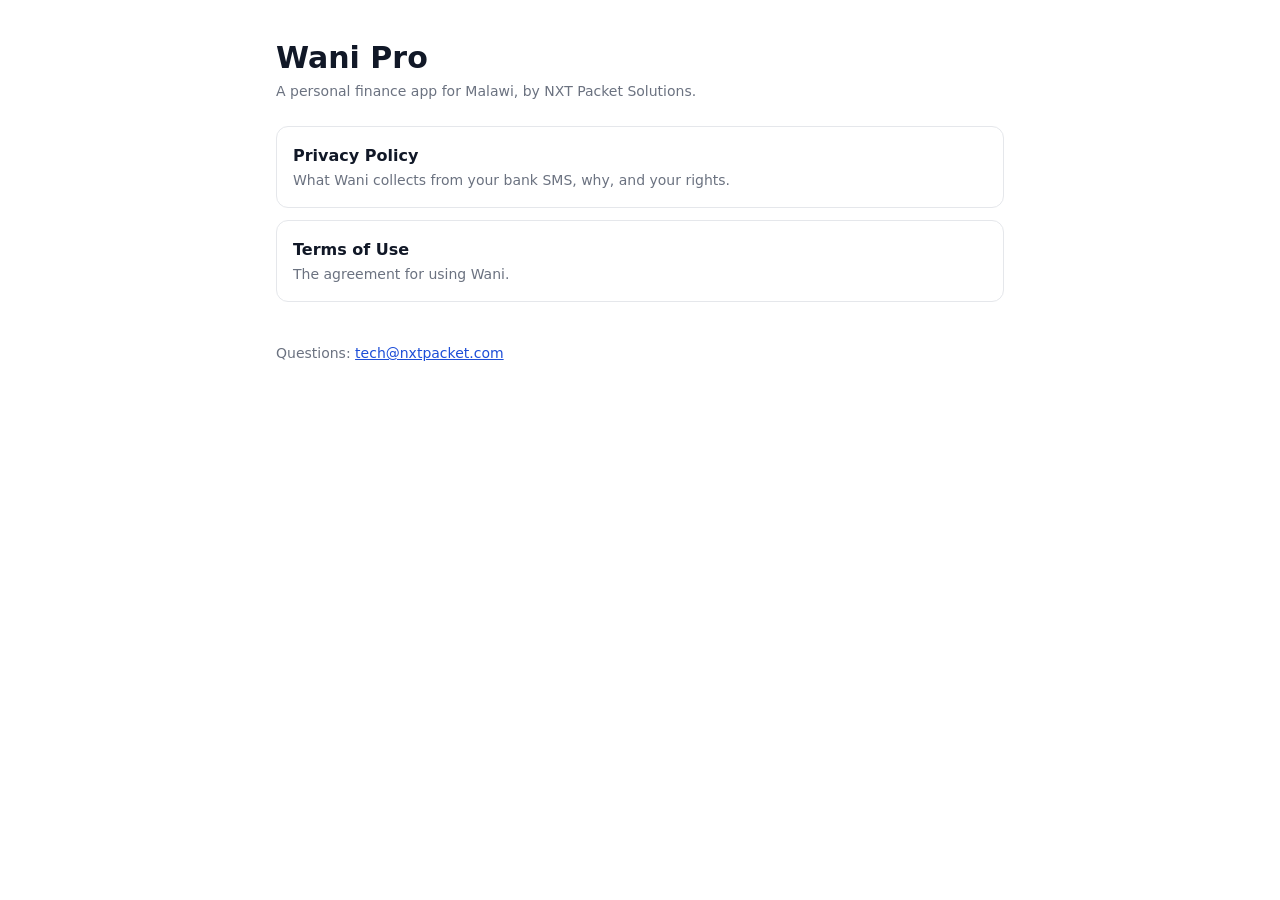
<file: wani-ai/index.html>
<!doctype html>
<html lang="en">
<head>
<meta charset="utf-8">
<meta name="viewport" content="width=device-width, initial-scale=1">
<title>Wani Pro Legal</title>
<meta name="description" content="Privacy Policy and Terms of Use for Wani Pro by NXT Packet Solutions.">
<link rel="stylesheet" href="style.css">
</head>
<body>
<main>
<h1>Wani Pro</h1>
<p class="updated">A personal finance app for Malawi, by NXT Packet Solutions.</p>
<div class="cards">
<a href="privacy.html"><strong>Privacy Policy</strong><span>What Wani collects from your bank SMS, why, and your rights.</span></a>
<a href="terms.html"><strong>Terms of Use</strong><span>The agreement for using Wani.</span></a>
</div>
<p class="foot">Questions: <a href="mailto:tech@nxtpacket.com">tech@nxtpacket.com</a></p>
</main>
</body>
</html>
</file>
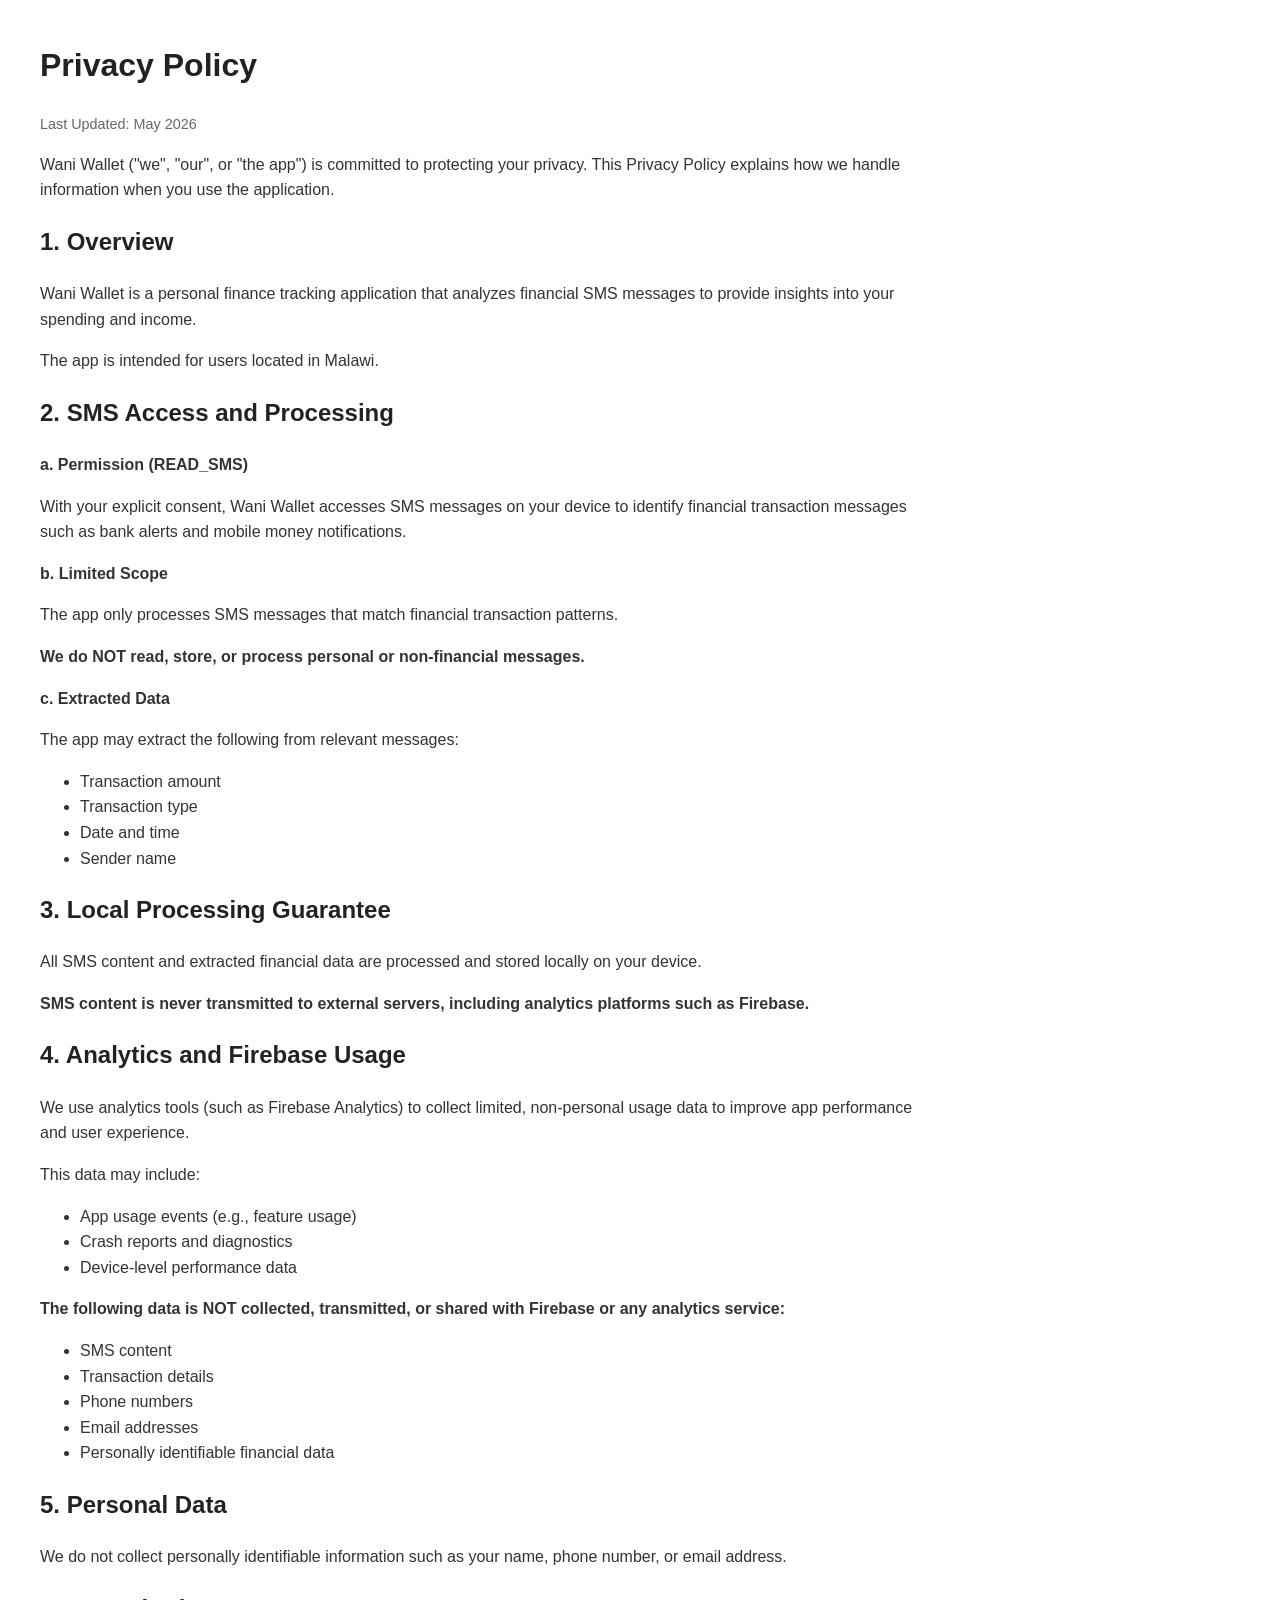
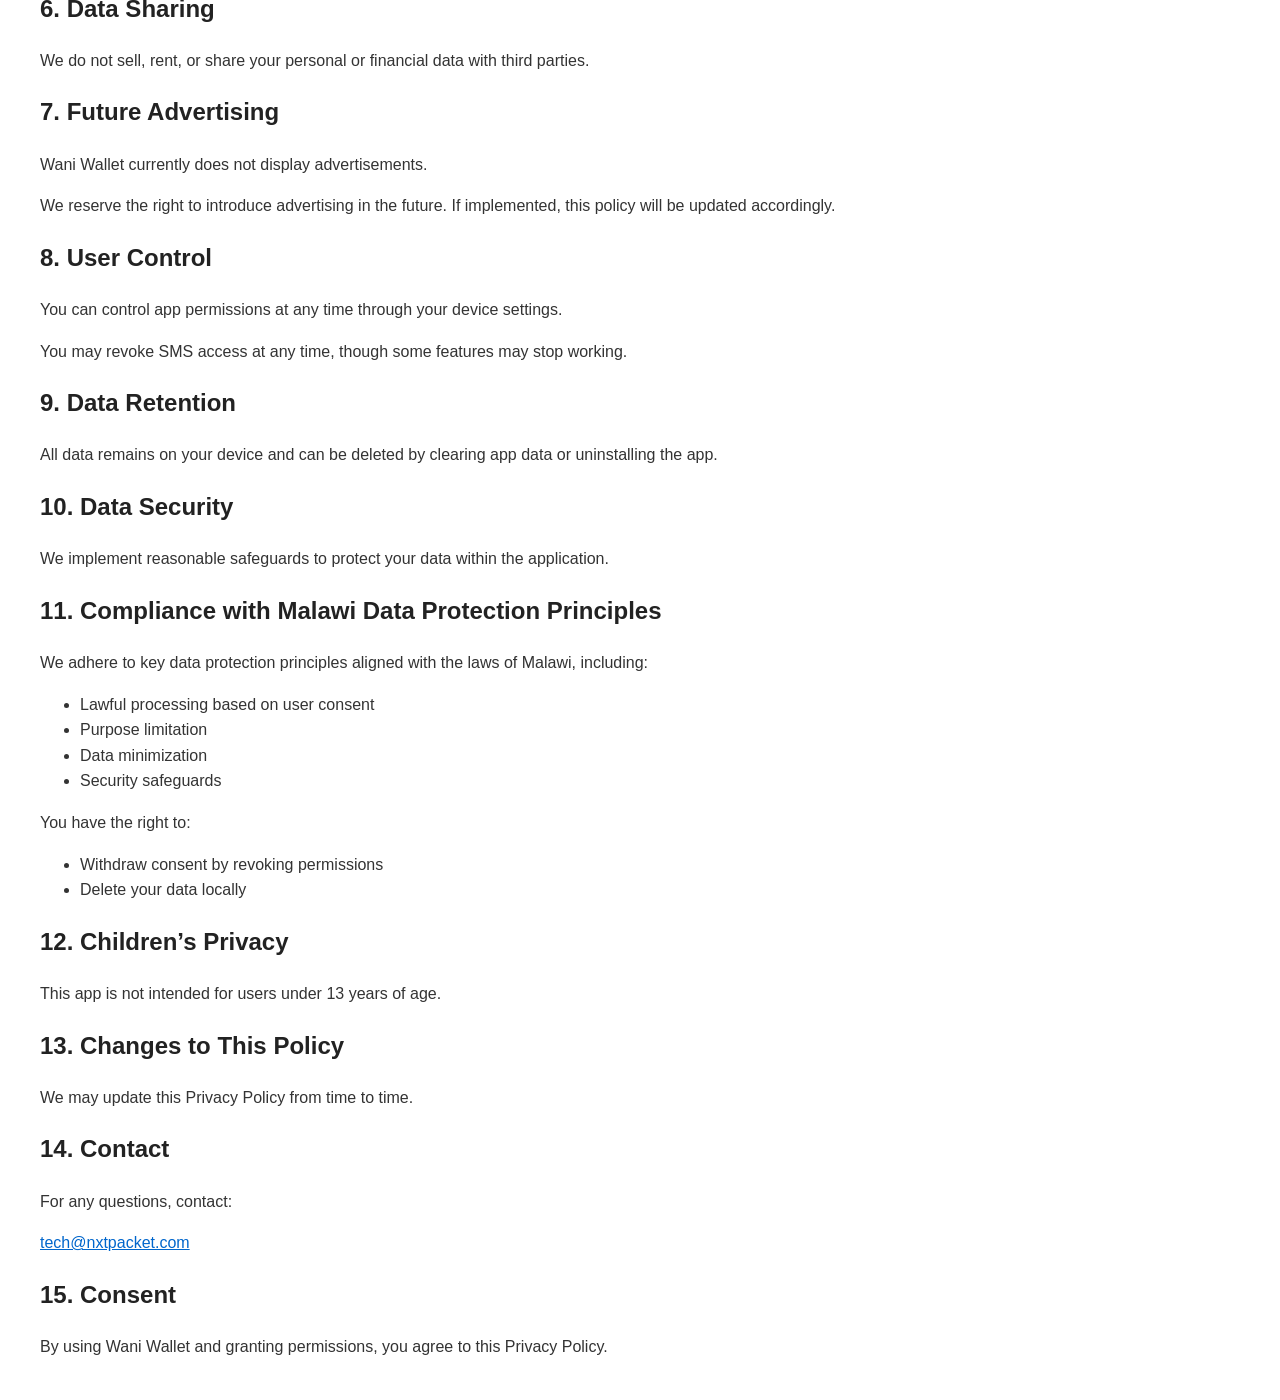
<file: privacy_policy.html>
<!DOCTYPE html>
<html lang="en">
<head>
    <meta charset="UTF-8">
    <meta name="viewport" content="width=device-width, initial-scale=1.0">
    <title>Wani Wallet - Privacy Policy</title>
    <style>
        body {
            font-family: Arial, sans-serif;
            line-height: 1.6;
            margin: 40px;
            max-width: 900px;
            color: #333;
        }
        h1, h2 {
            color: #222;
        }
        a {
            color: #0066cc;
        }
        .updated {
            font-size: 0.9em;
            color: #666;
        }
    </style>
</head>
<body>

<h1>Privacy Policy</h1>
<p class="updated">Last Updated: May 2026</p>

<p>Wani Wallet ("we", "our", or "the app") is committed to protecting your privacy. This Privacy Policy explains how we handle information when you use the application.</p>

<h2>1. Overview</h2>
<p>Wani Wallet is a personal finance tracking application that analyzes financial SMS messages to provide insights into your spending and income.</p>
<p>The app is intended for users located in Malawi.</p>

<h2>2. SMS Access and Processing</h2>

<p><strong>a. Permission (READ_SMS)</strong></p>
<p>With your explicit consent, Wani Wallet accesses SMS messages on your device to identify financial transaction messages such as bank alerts and mobile money notifications.</p>

<p><strong>b. Limited Scope</strong></p>
<p>The app only processes SMS messages that match financial transaction patterns.</p>
<p><strong>We do NOT read, store, or process personal or non-financial messages.</strong></p>

<p><strong>c. Extracted Data</strong></p>
<p>The app may extract the following from relevant messages:</p>
<ul>
    <li>Transaction amount</li>
    <li>Transaction type</li>
    <li>Date and time</li>
    <li>Sender name</li>
</ul>

<h2>3. Local Processing Guarantee</h2>
<p>All SMS content and extracted financial data are processed and stored locally on your device.</p>

<p><strong>SMS content is never transmitted to external servers, including analytics platforms such as Firebase.</strong></p>

<h2>4. Analytics and Firebase Usage</h2>
<p>We use analytics tools (such as Firebase Analytics) to collect limited, non-personal usage data to improve app performance and user experience.</p>

<p>This data may include:</p>
<ul>
    <li>App usage events (e.g., feature usage)</li>
    <li>Crash reports and diagnostics</li>
    <li>Device-level performance data</li>
</ul>

<p><strong>The following data is NOT collected, transmitted, or shared with Firebase or any analytics service:</strong></p>
<ul>
    <li>SMS content</li>
    <li>Transaction details</li>
    <li>Phone numbers</li>
    <li>Email addresses</li>
    <li>Personally identifiable financial data</li>
</ul>

<h2>5. Personal Data</h2>
<p>We do not collect personally identifiable information such as your name, phone number, or email address.</p>

<h2>6. Data Sharing</h2>
<p>We do not sell, rent, or share your personal or financial data with third parties.</p>

<h2>7. Future Advertising</h2>
<p>Wani Wallet currently does not display advertisements.</p>
<p>We reserve the right to introduce advertising in the future. If implemented, this policy will be updated accordingly.</p>

<h2>8. User Control</h2>
<p>You can control app permissions at any time through your device settings.</p>
<p>You may revoke SMS access at any time, though some features may stop working.</p>

<h2>9. Data Retention</h2>
<p>All data remains on your device and can be deleted by clearing app data or uninstalling the app.</p>

<h2>10. Data Security</h2>
<p>We implement reasonable safeguards to protect your data within the application.</p>

<h2>11. Compliance with Malawi Data Protection Principles</h2>
<p>We adhere to key data protection principles aligned with the laws of Malawi, including:</p>
<ul>
    <li>Lawful processing based on user consent</li>
    <li>Purpose limitation</li>
    <li>Data minimization</li>
    <li>Security safeguards</li>
</ul>

<p>You have the right to:</p>
<ul>
    <li>Withdraw consent by revoking permissions</li>
    <li>Delete your data locally</li>
</ul>

<h2>12. Children’s Privacy</h2>
<p>This app is not intended for users under 13 years of age.</p>

<h2>13. Changes to This Policy</h2>
<p>We may update this Privacy Policy from time to time.</p>

<h2>14. Contact</h2>
<p>For any questions, contact:</p>
<p><a href="mailto:tech@nxtpacket.com">tech@nxtpacket.com</a></p>

<h2>15. Consent</h2>
<p>By using Wani Wallet and granting permissions, you agree to this Privacy Policy.</p>

</body>
</html>
</file>
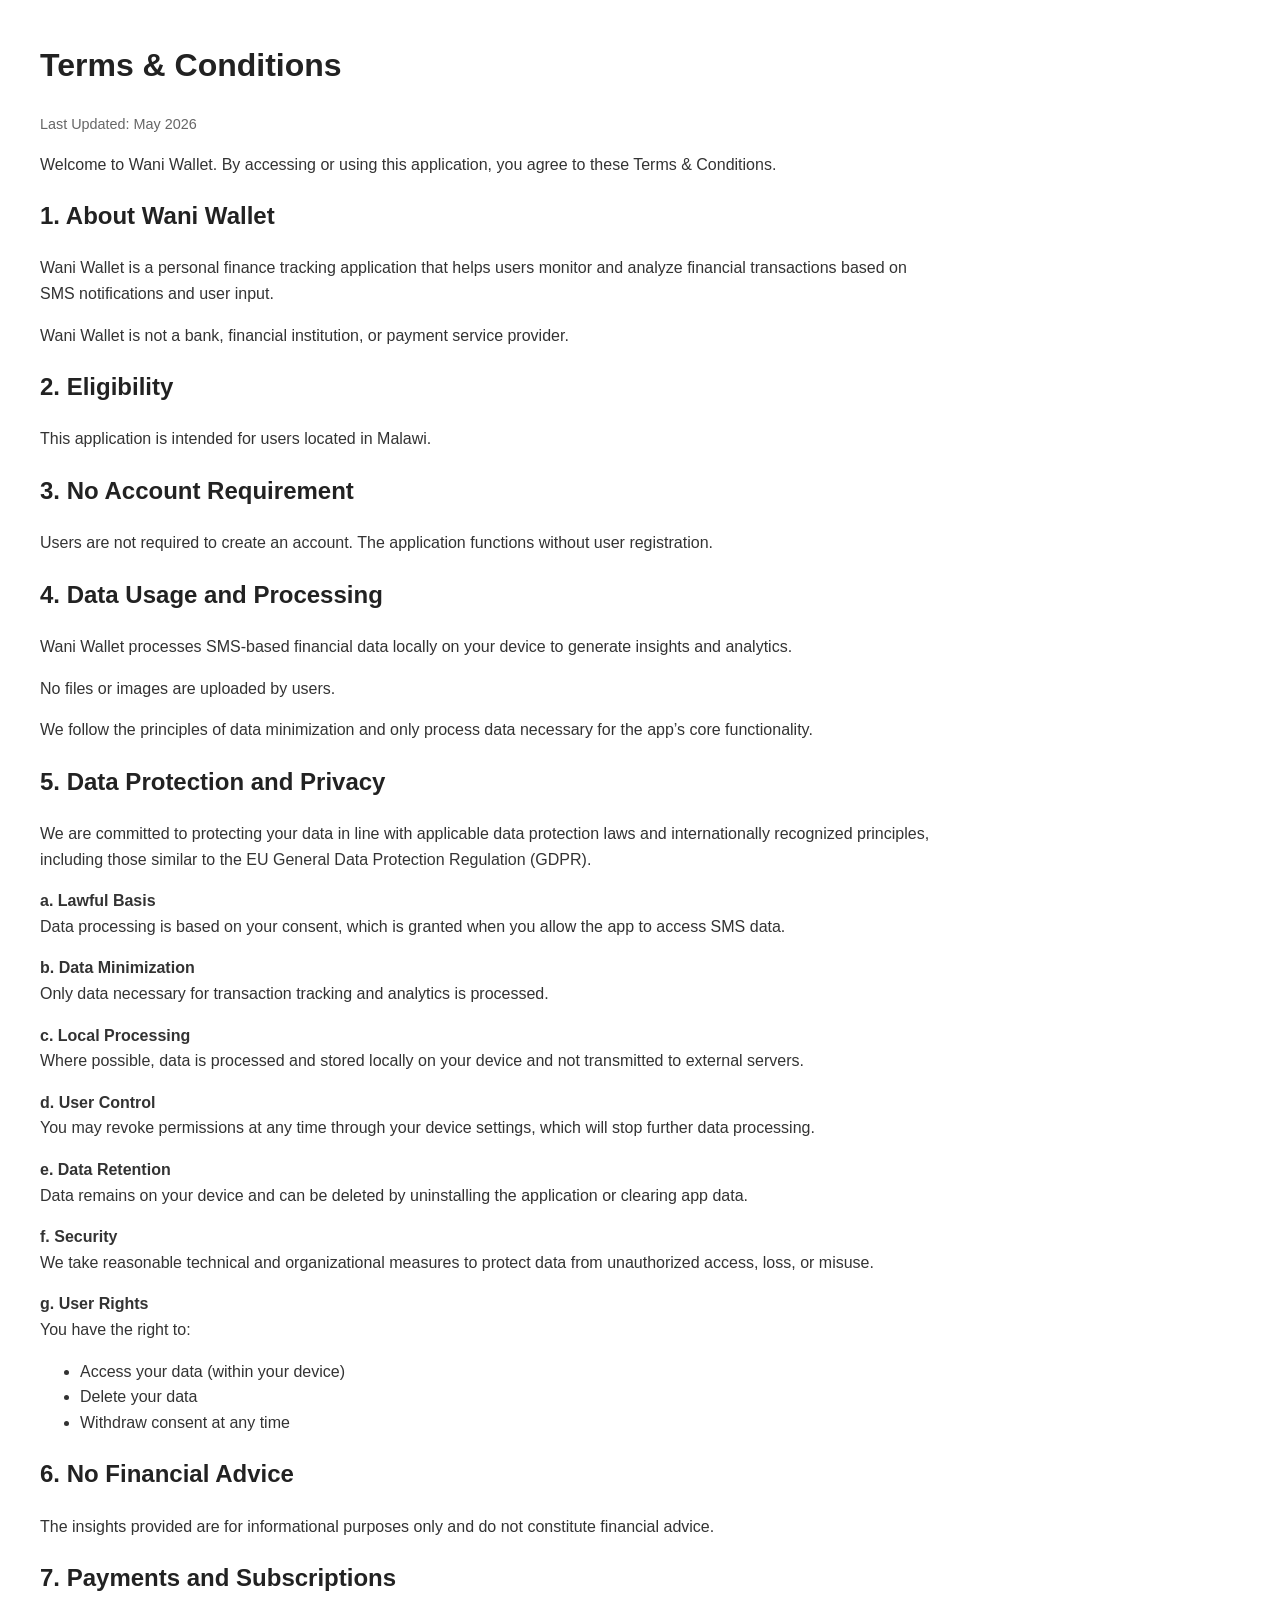
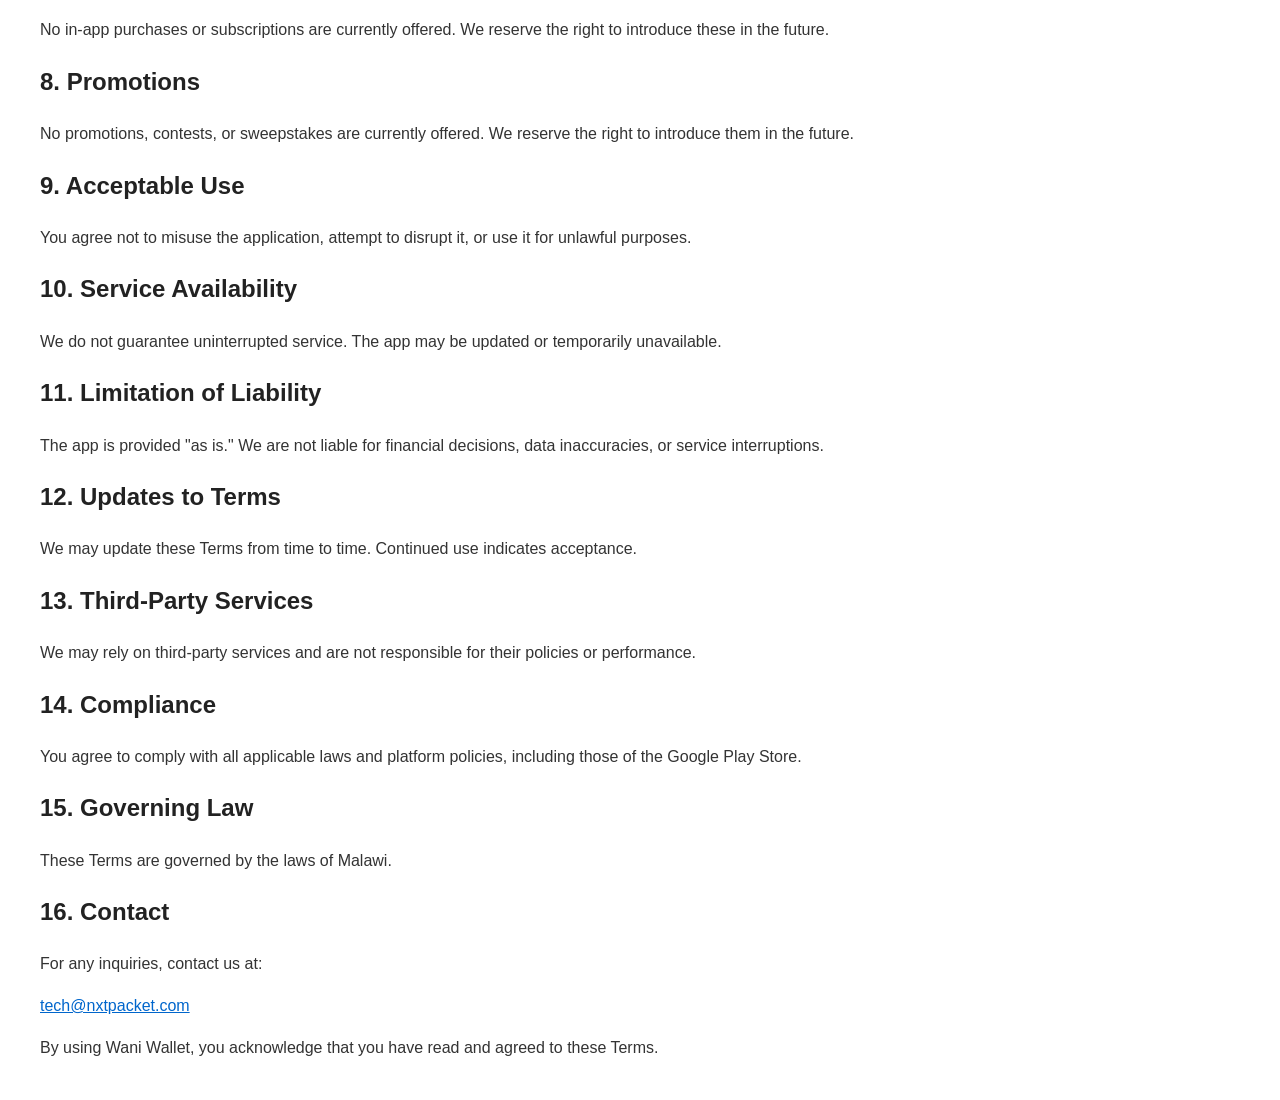
<file: terms&conditions.html>
<!DOCTYPE html>
<html lang="en">
<head>
    <meta charset="UTF-8">
    <meta name="viewport" content="width=device-width, initial-scale=1.0">
    <title>Wani Wallet - Terms & Conditions</title>
    <style>
        body {
            font-family: Arial, sans-serif;
            line-height: 1.6;
            margin: 40px;
            max-width: 900px;
            color: #333;
        }
        h1, h2 {
            color: #222;
        }
        a {
            color: #0066cc;
        }
        .updated {
            font-size: 0.9em;
            color: #666;
        }
    </style>
</head>
<body>

<h1>Terms & Conditions</h1>
<p class="updated">Last Updated: May 2026</p>

<p>Welcome to Wani Wallet. By accessing or using this application, you agree to these Terms & Conditions.</p>

<h2>1. About Wani Wallet</h2>
<p>Wani Wallet is a personal finance tracking application that helps users monitor and analyze financial transactions based on SMS notifications and user input.</p>
<p>Wani Wallet is not a bank, financial institution, or payment service provider.</p>

<h2>2. Eligibility</h2>
<p>This application is intended for users located in Malawi.</p>

<h2>3. No Account Requirement</h2>
<p>Users are not required to create an account. The application functions without user registration.</p>

<h2>4. Data Usage and Processing</h2>
<p>Wani Wallet processes SMS-based financial data locally on your device to generate insights and analytics.</p>
<p>No files or images are uploaded by users.</p>
<p>We follow the principles of data minimization and only process data necessary for the app’s core functionality.</p>

<h2>5. Data Protection and Privacy</h2>
<p>We are committed to protecting your data in line with applicable data protection laws and internationally recognized principles, including those similar to the EU General Data Protection Regulation (GDPR).</p>

<p><strong>a. Lawful Basis</strong><br>
Data processing is based on your consent, which is granted when you allow the app to access SMS data.</p>

<p><strong>b. Data Minimization</strong><br>
Only data necessary for transaction tracking and analytics is processed.</p>

<p><strong>c. Local Processing</strong><br>
Where possible, data is processed and stored locally on your device and not transmitted to external servers.</p>

<p><strong>d. User Control</strong><br>
You may revoke permissions at any time through your device settings, which will stop further data processing.</p>

<p><strong>e. Data Retention</strong><br>
Data remains on your device and can be deleted by uninstalling the application or clearing app data.</p>

<p><strong>f. Security</strong><br>
We take reasonable technical and organizational measures to protect data from unauthorized access, loss, or misuse.</p>

<p><strong>g. User Rights</strong><br>
You have the right to:
<ul>
    <li>Access your data (within your device)</li>
    <li>Delete your data</li>
    <li>Withdraw consent at any time</li>
</ul>
</p>

<h2>6. No Financial Advice</h2>
<p>The insights provided are for informational purposes only and do not constitute financial advice.</p>

<h2>7. Payments and Subscriptions</h2>
<p>No in-app purchases or subscriptions are currently offered. We reserve the right to introduce these in the future.</p>

<h2>8. Promotions</h2>
<p>No promotions, contests, or sweepstakes are currently offered. We reserve the right to introduce them in the future.</p>

<h2>9. Acceptable Use</h2>
<p>You agree not to misuse the application, attempt to disrupt it, or use it for unlawful purposes.</p>

<h2>10. Service Availability</h2>
<p>We do not guarantee uninterrupted service. The app may be updated or temporarily unavailable.</p>

<h2>11. Limitation of Liability</h2>
<p>The app is provided "as is." We are not liable for financial decisions, data inaccuracies, or service interruptions.</p>

<h2>12. Updates to Terms</h2>
<p>We may update these Terms from time to time. Continued use indicates acceptance.</p>

<h2>13. Third-Party Services</h2>
<p>We may rely on third-party services and are not responsible for their policies or performance.</p>

<h2>14. Compliance</h2>
<p>You agree to comply with all applicable laws and platform policies, including those of the Google Play Store.</p>

<h2>15. Governing Law</h2>
<p>These Terms are governed by the laws of Malawi.</p>

<h2>16. Contact</h2>
<p>For any inquiries, contact us at:</p>
<p><a href="mailto:tech@nxtpacket.com">tech@nxtpacket.com</a></p>

<p>By using Wani Wallet, you acknowledge that you have read and agreed to these Terms.</p>

</body>
</html>
</file>
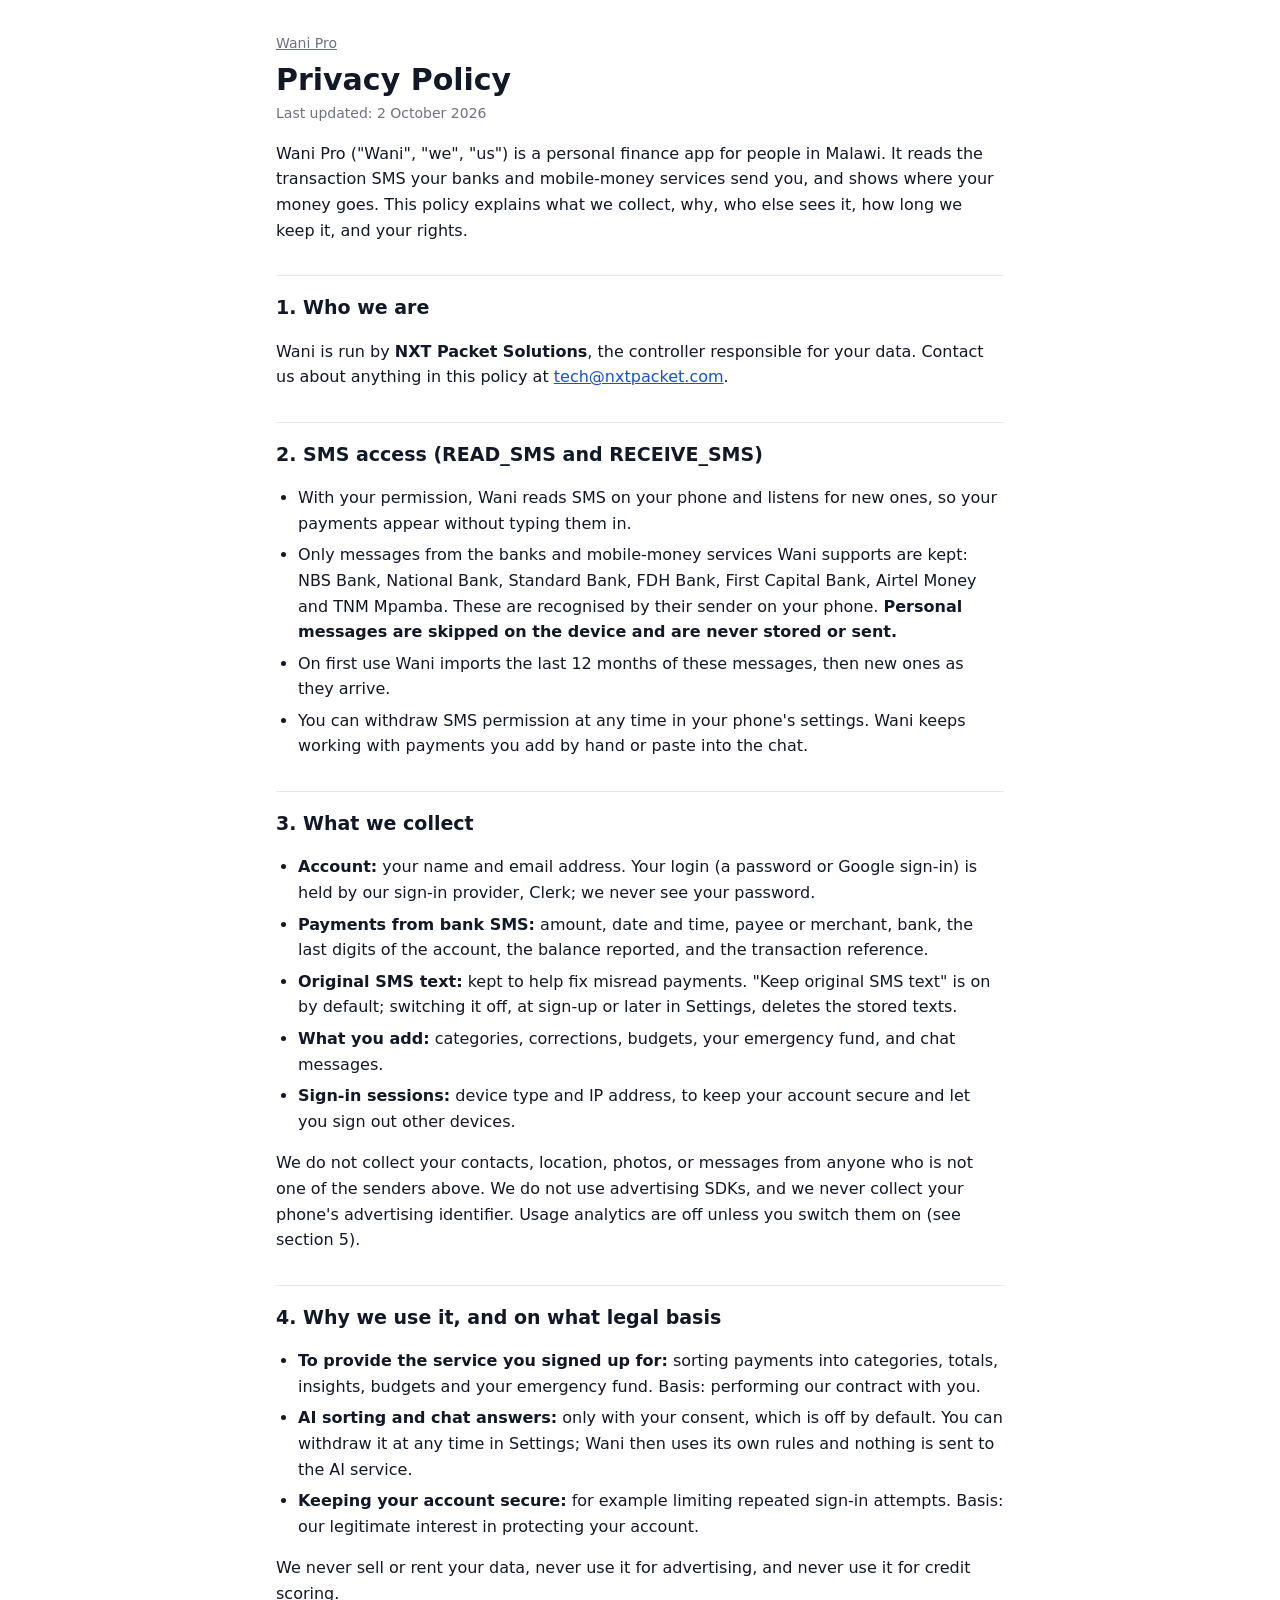
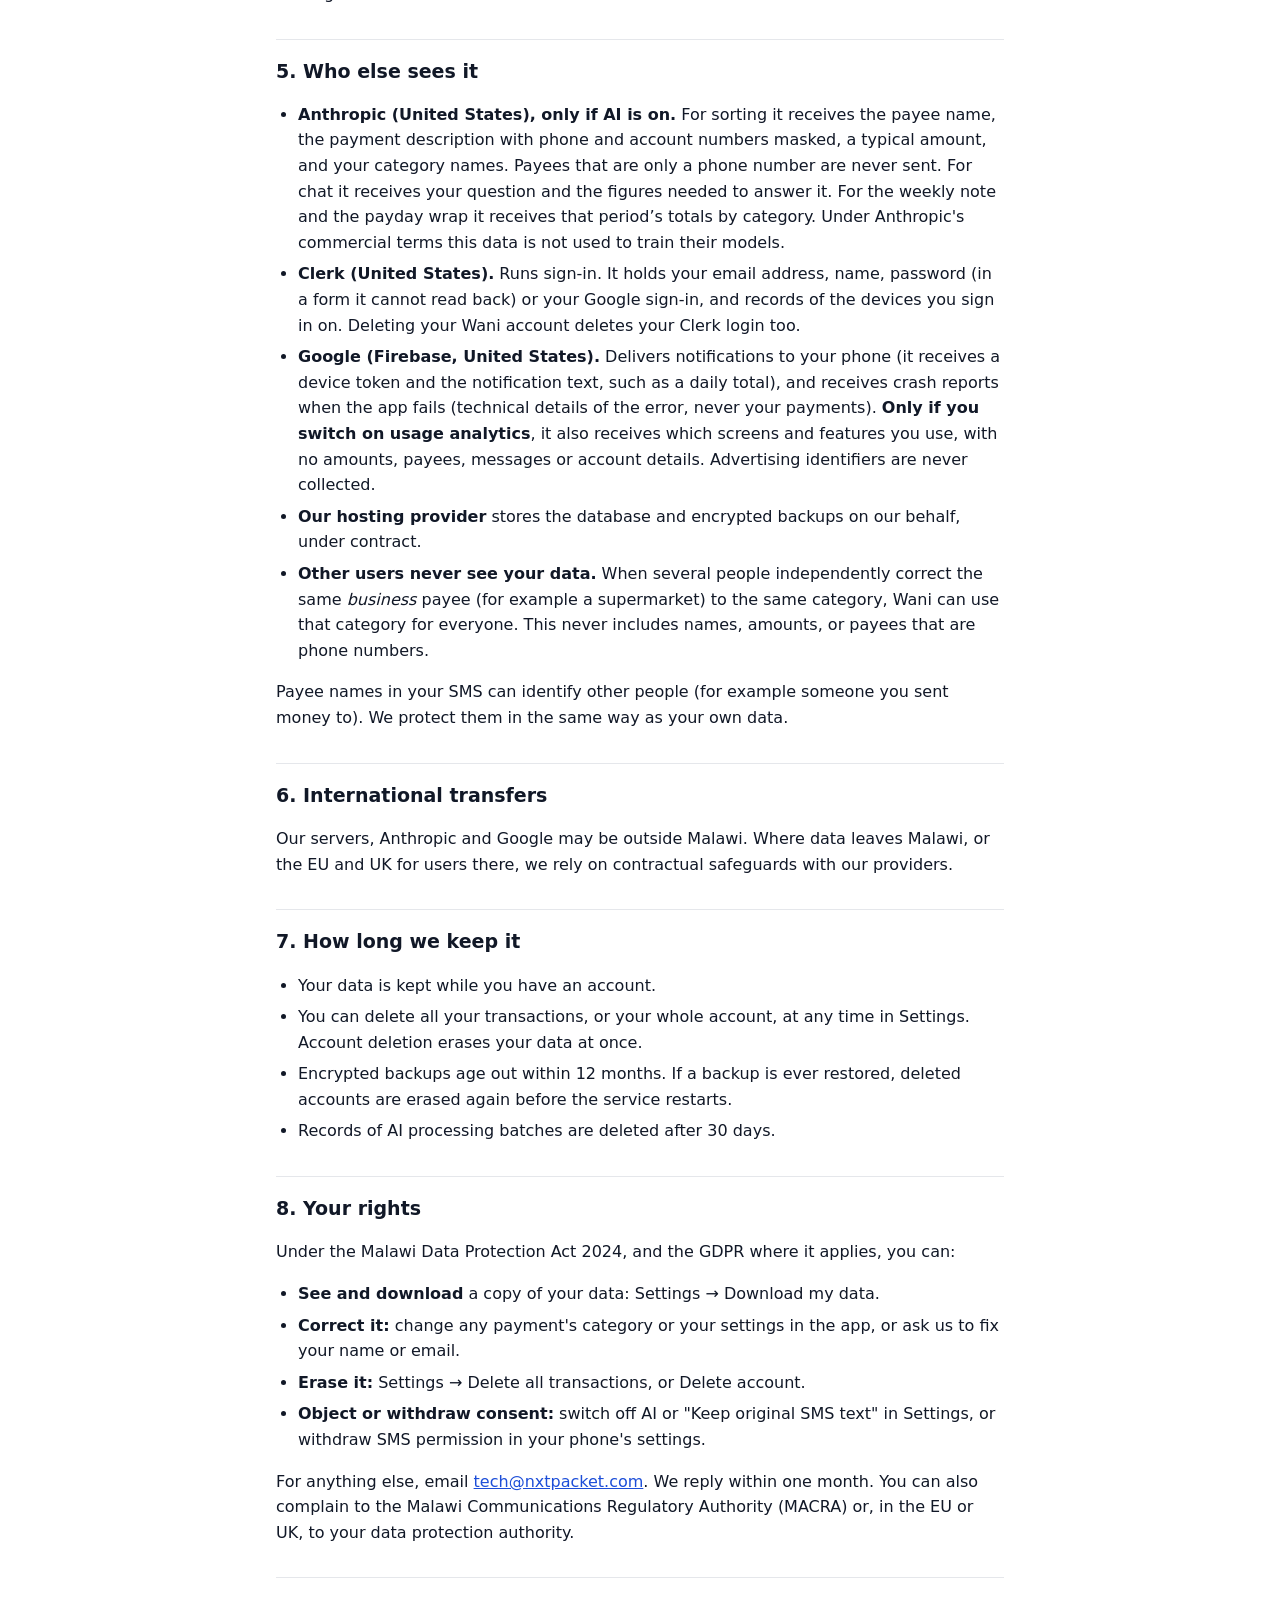
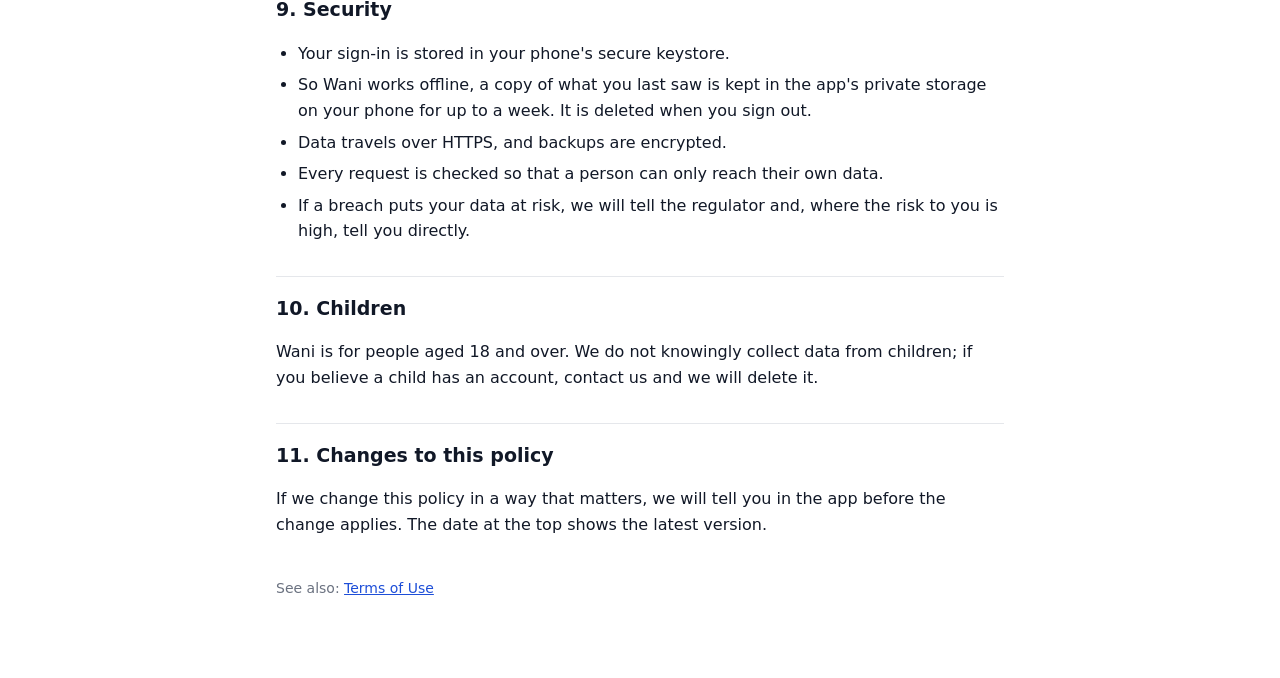
<file: wani-ai/privacy.html>
<!doctype html>
<html lang="en">
<head>
<meta charset="utf-8">
<meta name="viewport" content="width=device-width, initial-scale=1">
<title>Wani Pro Privacy Policy</title>
<meta name="description" content="How Wani Pro, run by NXT Packet Solutions, collects, uses and protects your data.">
<link rel="stylesheet" href="style.css">
</head>
<body>
<main>
<p class="crumb"><a href="./">Wani Pro</a></p>
<h1>Privacy Policy</h1>
<p class="updated">Last updated: 2 October 2026</p>

<p>Wani Pro ("Wani", "we", "us") is a personal finance app for people in Malawi. It reads the transaction SMS your banks and mobile-money services send you, and shows where your money goes. This policy explains what we collect, why, who else sees it, how long we keep it, and your rights.</p>

<h2>1. Who we are</h2>
<p>Wani is run by <strong>NXT Packet Solutions</strong>, the controller responsible for your data. Contact us about anything in this policy at <a href="mailto:tech@nxtpacket.com">tech@nxtpacket.com</a>.</p>

<h2>2. SMS access (READ_SMS and RECEIVE_SMS)</h2>
<ul>
<li>With your permission, Wani reads SMS on your phone and listens for new ones, so your payments appear without typing them in.</li>
<li>Only messages from the banks and mobile-money services Wani supports are kept: NBS Bank, National Bank, Standard Bank, FDH Bank, First Capital Bank, Airtel Money and TNM Mpamba. These are recognised by their sender on your phone. <strong>Personal messages are skipped on the device and are never stored or sent.</strong></li>
<li>On first use Wani imports the last 12 months of these messages, then new ones as they arrive.</li>
<li>You can withdraw SMS permission at any time in your phone's settings. Wani keeps working with payments you add by hand or paste into the chat.</li>
</ul>

<h2>3. What we collect</h2>
<ul>
<li><strong>Account:</strong> your name and email address. Your login (a password or Google sign-in) is held by our sign-in provider, Clerk; we never see your password.</li>
<li><strong>Payments from bank SMS:</strong> amount, date and time, payee or merchant, bank, the last digits of the account, the balance reported, and the transaction reference.</li>
<li><strong>Original SMS text:</strong> kept to help fix misread payments. "Keep original SMS text" is on by default; switching it off, at sign-up or later in Settings, deletes the stored texts.</li>
<li><strong>What you add:</strong> categories, corrections, budgets, your emergency fund, and chat messages.</li>
<li><strong>Sign-in sessions:</strong> device type and IP address, to keep your account secure and let you sign out other devices.</li>
</ul>
<p>We do not collect your contacts, location, photos, or messages from anyone who is not one of the senders above. We do not use advertising SDKs, and we never collect your phone's advertising identifier. Usage analytics are off unless you switch them on (see section 5).</p>

<h2>4. Why we use it, and on what legal basis</h2>
<ul>
<li><strong>To provide the service you signed up for:</strong> sorting payments into categories, totals, insights, budgets and your emergency fund. Basis: performing our contract with you.</li>
<li><strong>AI sorting and chat answers:</strong> only with your consent, which is off by default. You can withdraw it at any time in Settings; Wani then uses its own rules and nothing is sent to the AI service.</li>
<li><strong>Keeping your account secure:</strong> for example limiting repeated sign-in attempts. Basis: our legitimate interest in protecting your account.</li>
</ul>
<p>We never sell or rent your data, never use it for advertising, and never use it for credit scoring.</p>

<h2>5. Who else sees it</h2>
<ul>
<li><strong>Anthropic (United States), only if AI is on.</strong> For sorting it receives the payee name, the payment description with phone and account numbers masked, a typical amount, and your category names. Payees that are only a phone number are never sent. For chat it receives your question and the figures needed to answer it. For the weekly note and the payday wrap it receives that period’s totals by category. Under Anthropic's commercial terms this data is not used to train their models.</li>
<li><strong>Clerk (United States).</strong> Runs sign-in. It holds your email address, name, password (in a form it cannot read back) or your Google sign-in, and records of the devices you sign in on. Deleting your Wani account deletes your Clerk login too.</li>
<li><strong>Google (Firebase, United States).</strong> Delivers notifications to your phone (it receives a device token and the notification text, such as a daily total), and receives crash reports when the app fails (technical details of the error, never your payments). <strong>Only if you switch on usage analytics</strong>, it also receives which screens and features you use, with no amounts, payees, messages or account details. Advertising identifiers are never collected.</li>
<li><strong>Our hosting provider</strong> stores the database and encrypted backups on our behalf, under contract.</li>
<li><strong>Other users never see your data.</strong> When several people independently correct the same <em>business</em> payee (for example a supermarket) to the same category, Wani can use that category for everyone. This never includes names, amounts, or payees that are phone numbers.</li>
</ul>
<p>Payee names in your SMS can identify other people (for example someone you sent money to). We protect them in the same way as your own data.</p>

<h2>6. International transfers</h2>
<p>Our servers, Anthropic and Google may be outside Malawi. Where data leaves Malawi, or the EU and UK for users there, we rely on contractual safeguards with our providers.</p>

<h2>7. How long we keep it</h2>
<ul>
<li>Your data is kept while you have an account.</li>
<li>You can delete all your transactions, or your whole account, at any time in Settings. Account deletion erases your data at once.</li>
<li>Encrypted backups age out within 12 months. If a backup is ever restored, deleted accounts are erased again before the service restarts.</li>
<li>Records of AI processing batches are deleted after 30 days.</li>
</ul>

<h2>8. Your rights</h2>
<p>Under the Malawi Data Protection Act 2024, and the GDPR where it applies, you can:</p>
<ul>
<li><strong>See and download</strong> a copy of your data: Settings → Download my data.</li>
<li><strong>Correct it:</strong> change any payment's category or your settings in the app, or ask us to fix your name or email.</li>
<li><strong>Erase it:</strong> Settings → Delete all transactions, or Delete account.</li>
<li><strong>Object or withdraw consent:</strong> switch off AI or "Keep original SMS text" in Settings, or withdraw SMS permission in your phone's settings.</li>
</ul>
<p>For anything else, email <a href="mailto:tech@nxtpacket.com">tech@nxtpacket.com</a>. We reply within one month. You can also complain to the Malawi Communications Regulatory Authority (MACRA) or, in the EU or UK, to your data protection authority.</p>

<h2>9. Security</h2>
<ul>
<li>Your sign-in is stored in your phone's secure keystore.</li>
<li>So Wani works offline, a copy of what you last saw is kept in the app's private storage on your phone for up to a week. It is deleted when you sign out.</li>
<li>Data travels over HTTPS, and backups are encrypted.</li>
<li>Every request is checked so that a person can only reach their own data.</li>
<li>If a breach puts your data at risk, we will tell the regulator and, where the risk to you is high, tell you directly.</li>
</ul>

<h2>10. Children</h2>
<p>Wani is for people aged 18 and over. We do not knowingly collect data from children; if you believe a child has an account, contact us and we will delete it.</p>

<h2>11. Changes to this policy</h2>
<p>If we change this policy in a way that matters, we will tell you in the app before the change applies. The date at the top shows the latest version.</p>

<p class="foot">See also: <a href="terms.html">Terms of Use</a></p>
</main>
</body>
</html>
</file>
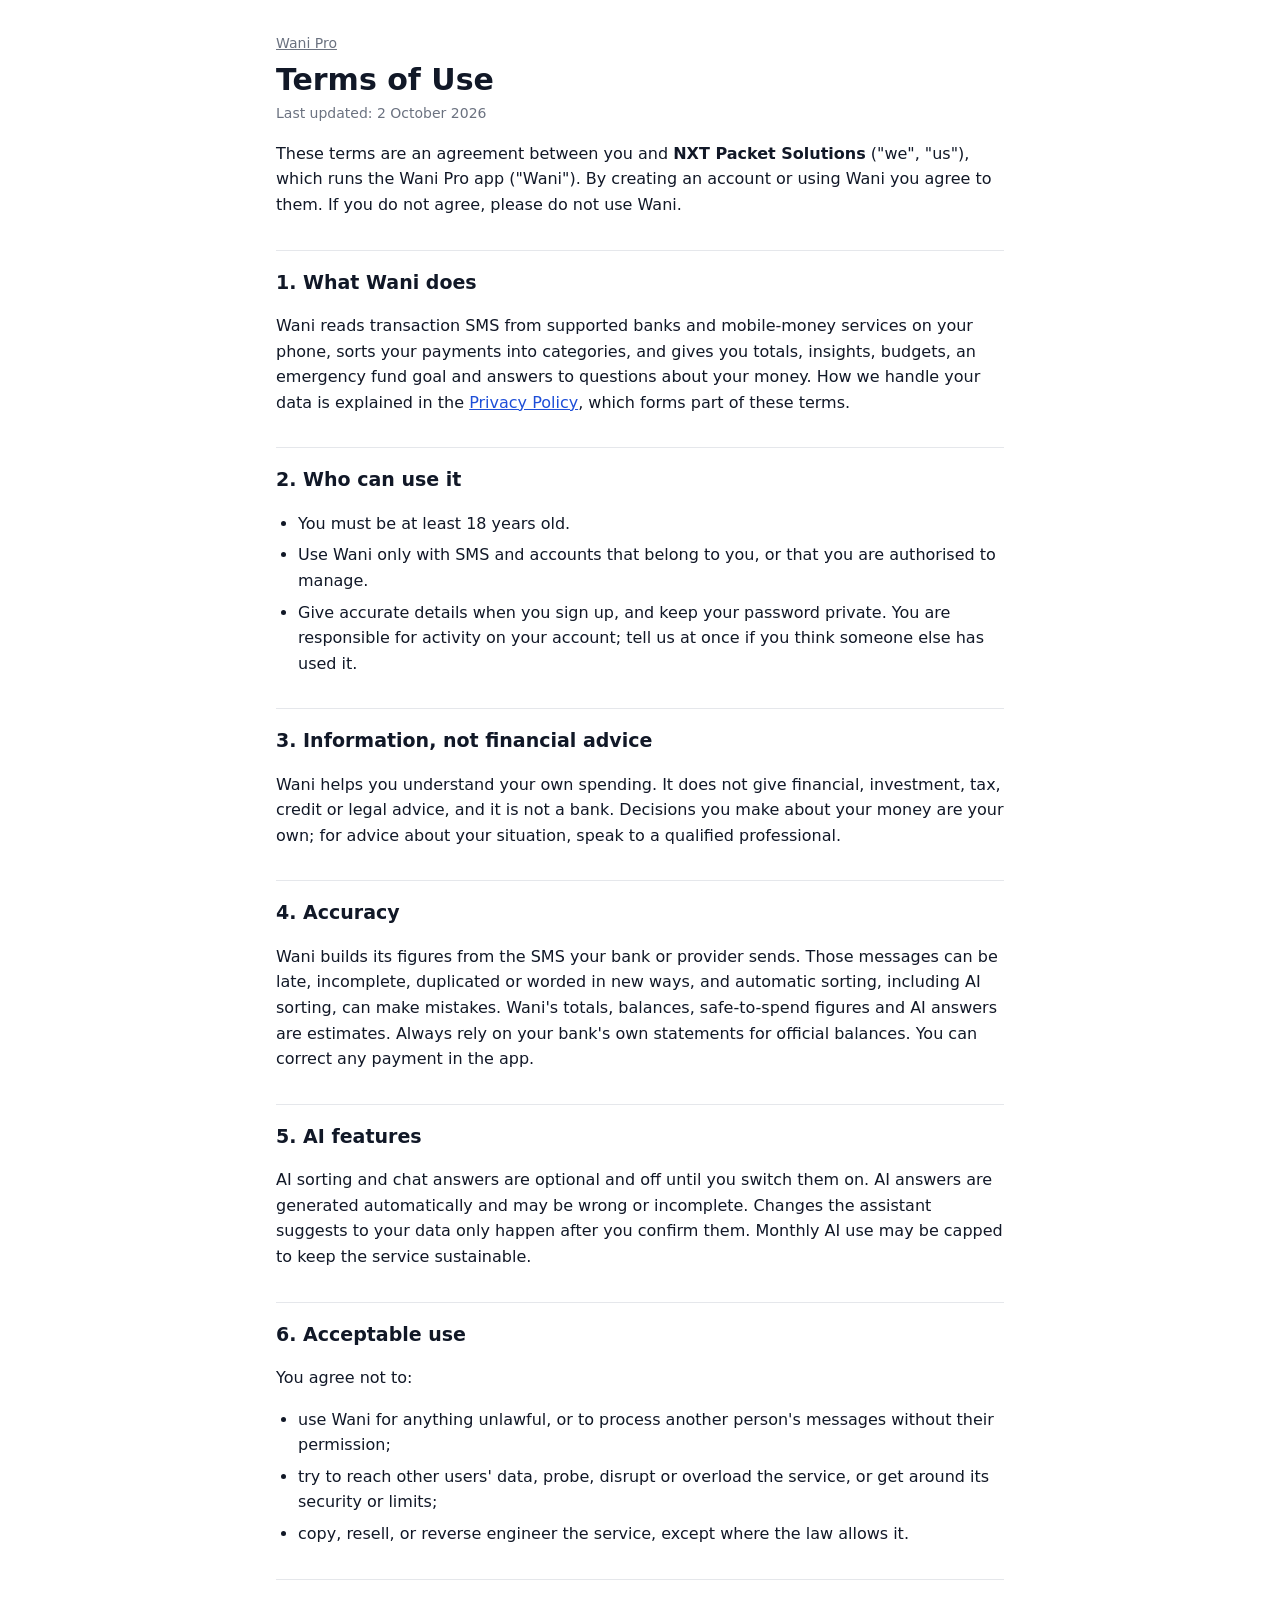
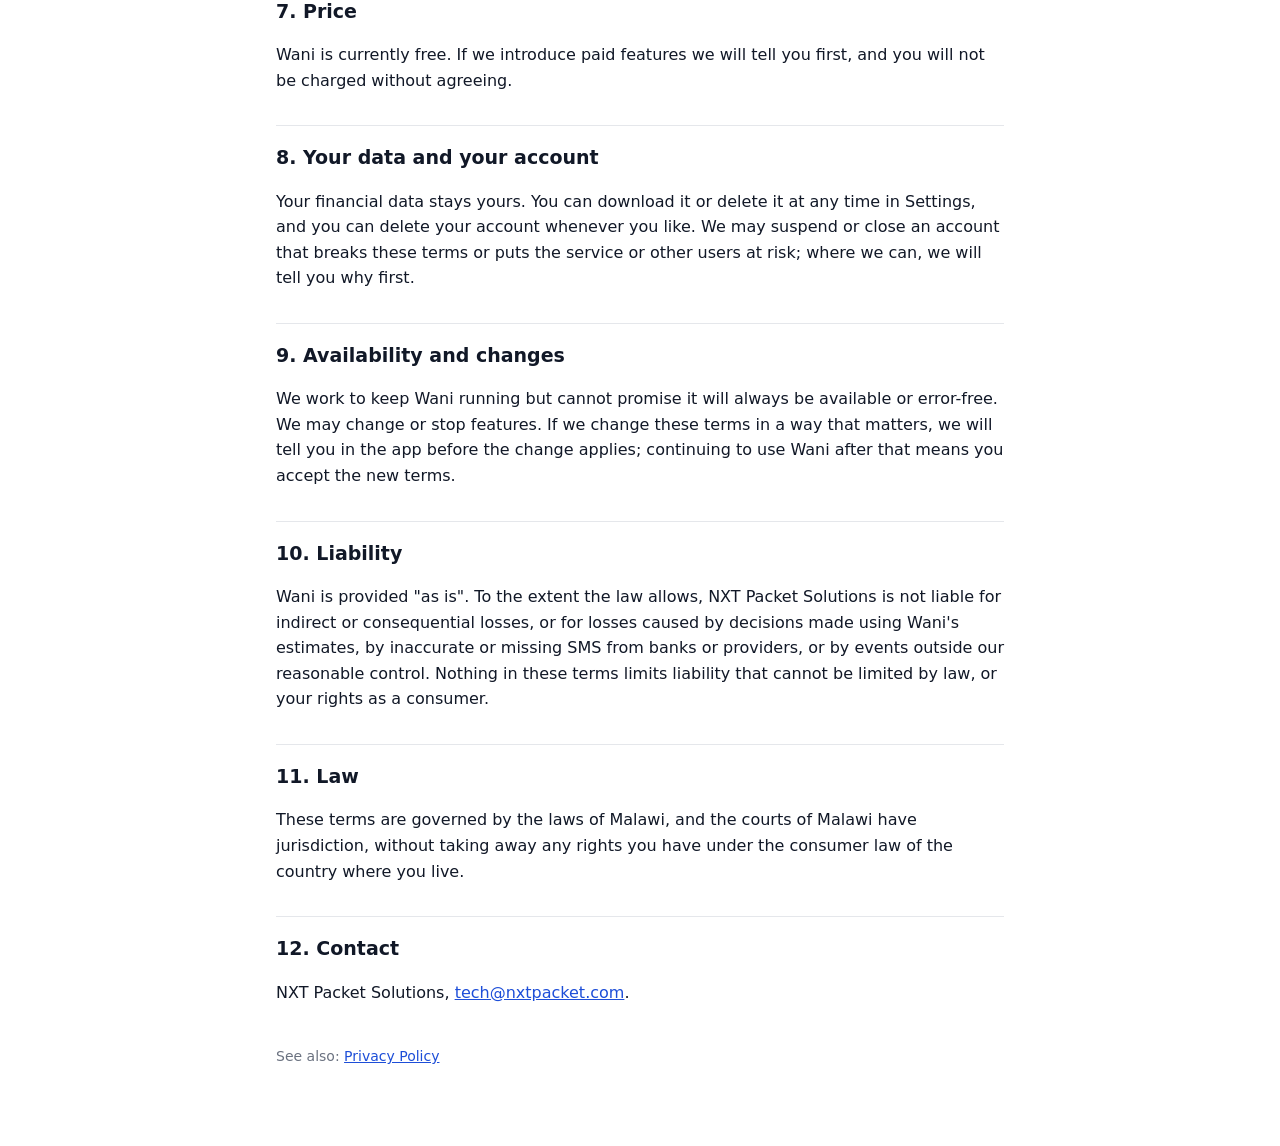
<file: wani-ai/terms.html>
<!doctype html>
<html lang="en">
<head>
<meta charset="utf-8">
<meta name="viewport" content="width=device-width, initial-scale=1">
<title>Wani Pro Terms of Use</title>
<meta name="description" content="The terms for using Wani Pro, a personal finance app run by NXT Packet Solutions.">
<link rel="stylesheet" href="style.css">
</head>
<body>
<main>
<p class="crumb"><a href="./">Wani Pro</a></p>
<h1>Terms of Use</h1>
<p class="updated">Last updated: 2 October 2026</p>

<p>These terms are an agreement between you and <strong>NXT Packet Solutions</strong> ("we", "us"), which runs the Wani Pro app ("Wani"). By creating an account or using Wani you agree to them. If you do not agree, please do not use Wani.</p>

<h2>1. What Wani does</h2>
<p>Wani reads transaction SMS from supported banks and mobile-money services on your phone, sorts your payments into categories, and gives you totals, insights, budgets, an emergency fund goal and answers to questions about your money. How we handle your data is explained in the <a href="privacy.html">Privacy Policy</a>, which forms part of these terms.</p>

<h2>2. Who can use it</h2>
<ul>
<li>You must be at least 18 years old.</li>
<li>Use Wani only with SMS and accounts that belong to you, or that you are authorised to manage.</li>
<li>Give accurate details when you sign up, and keep your password private. You are responsible for activity on your account; tell us at once if you think someone else has used it.</li>
</ul>

<h2>3. Information, not financial advice</h2>
<p>Wani helps you understand your own spending. It does not give financial, investment, tax, credit or legal advice, and it is not a bank. Decisions you make about your money are your own; for advice about your situation, speak to a qualified professional.</p>

<h2>4. Accuracy</h2>
<p>Wani builds its figures from the SMS your bank or provider sends. Those messages can be late, incomplete, duplicated or worded in new ways, and automatic sorting, including AI sorting, can make mistakes. Wani's totals, balances, safe-to-spend figures and AI answers are estimates. Always rely on your bank's own statements for official balances. You can correct any payment in the app.</p>

<h2>5. AI features</h2>
<p>AI sorting and chat answers are optional and off until you switch them on. AI answers are generated automatically and may be wrong or incomplete. Changes the assistant suggests to your data only happen after you confirm them. Monthly AI use may be capped to keep the service sustainable.</p>

<h2>6. Acceptable use</h2>
<p>You agree not to:</p>
<ul>
<li>use Wani for anything unlawful, or to process another person's messages without their permission;</li>
<li>try to reach other users' data, probe, disrupt or overload the service, or get around its security or limits;</li>
<li>copy, resell, or reverse engineer the service, except where the law allows it.</li>
</ul>

<h2>7. Price</h2>
<p>Wani is currently free. If we introduce paid features we will tell you first, and you will not be charged without agreeing.</p>

<h2>8. Your data and your account</h2>
<p>Your financial data stays yours. You can download it or delete it at any time in Settings, and you can delete your account whenever you like. We may suspend or close an account that breaks these terms or puts the service or other users at risk; where we can, we will tell you why first.</p>

<h2>9. Availability and changes</h2>
<p>We work to keep Wani running but cannot promise it will always be available or error-free. We may change or stop features. If we change these terms in a way that matters, we will tell you in the app before the change applies; continuing to use Wani after that means you accept the new terms.</p>

<h2>10. Liability</h2>
<p>Wani is provided "as is". To the extent the law allows, NXT Packet Solutions is not liable for indirect or consequential losses, or for losses caused by decisions made using Wani's estimates, by inaccurate or missing SMS from banks or providers, or by events outside our reasonable control. Nothing in these terms limits liability that cannot be limited by law, or your rights as a consumer.</p>

<h2>11. Law</h2>
<p>These terms are governed by the laws of Malawi, and the courts of Malawi have jurisdiction, without taking away any rights you have under the consumer law of the country where you live.</p>

<h2>12. Contact</h2>
<p>NXT Packet Solutions, <a href="mailto:tech@nxtpacket.com">tech@nxtpacket.com</a>.</p>

<p class="foot">See also: <a href="privacy.html">Privacy Policy</a></p>
</main>
</body>
</html>
</file>
<file: wani-ai/style.css>
:root { --bg: #ffffff; --text: #111827; --muted: #6b7280; --rule: #e5e7eb; --link: #1d4ed8; color-scheme: light dark; }
@media (prefers-color-scheme: dark) { :root { --bg: #0b1220; --text: #e5e7eb; --muted: #94a3b8; --rule: #1f2937; --link: #93c5fd; } }
* { box-sizing: border-box; }
body { margin: 0; background: var(--bg); color: var(--text); font: 16px/1.6 system-ui, -apple-system, "Segoe UI", Roboto, sans-serif; }
main { max-width: 760px; margin: 0 auto; padding: 32px 16px 64px; }
h1 { font-size: 30px; line-height: 1.2; margin: 8px 0 4px; }
h2 { font-size: 19px; margin: 32px 0 8px; padding-top: 16px; border-top: 1px solid var(--rule); }
p, li { overflow-wrap: anywhere; }
ul { padding-left: 22px; }
li { margin: 6px 0; }
a { color: var(--link); }
.updated, .crumb { color: var(--muted); font-size: 14px; margin: 0; }
.crumb a { color: var(--muted); }
.foot { margin-top: 40px; color: var(--muted); font-size: 14px; }
.cards { display: grid; gap: 12px; margin-top: 24px; }
.cards a { display: block; padding: 16px; border: 1px solid var(--rule); border-radius: 12px; text-decoration: none; color: var(--text); }
.cards span { display: block; color: var(--muted); font-size: 14px; }
</file>
